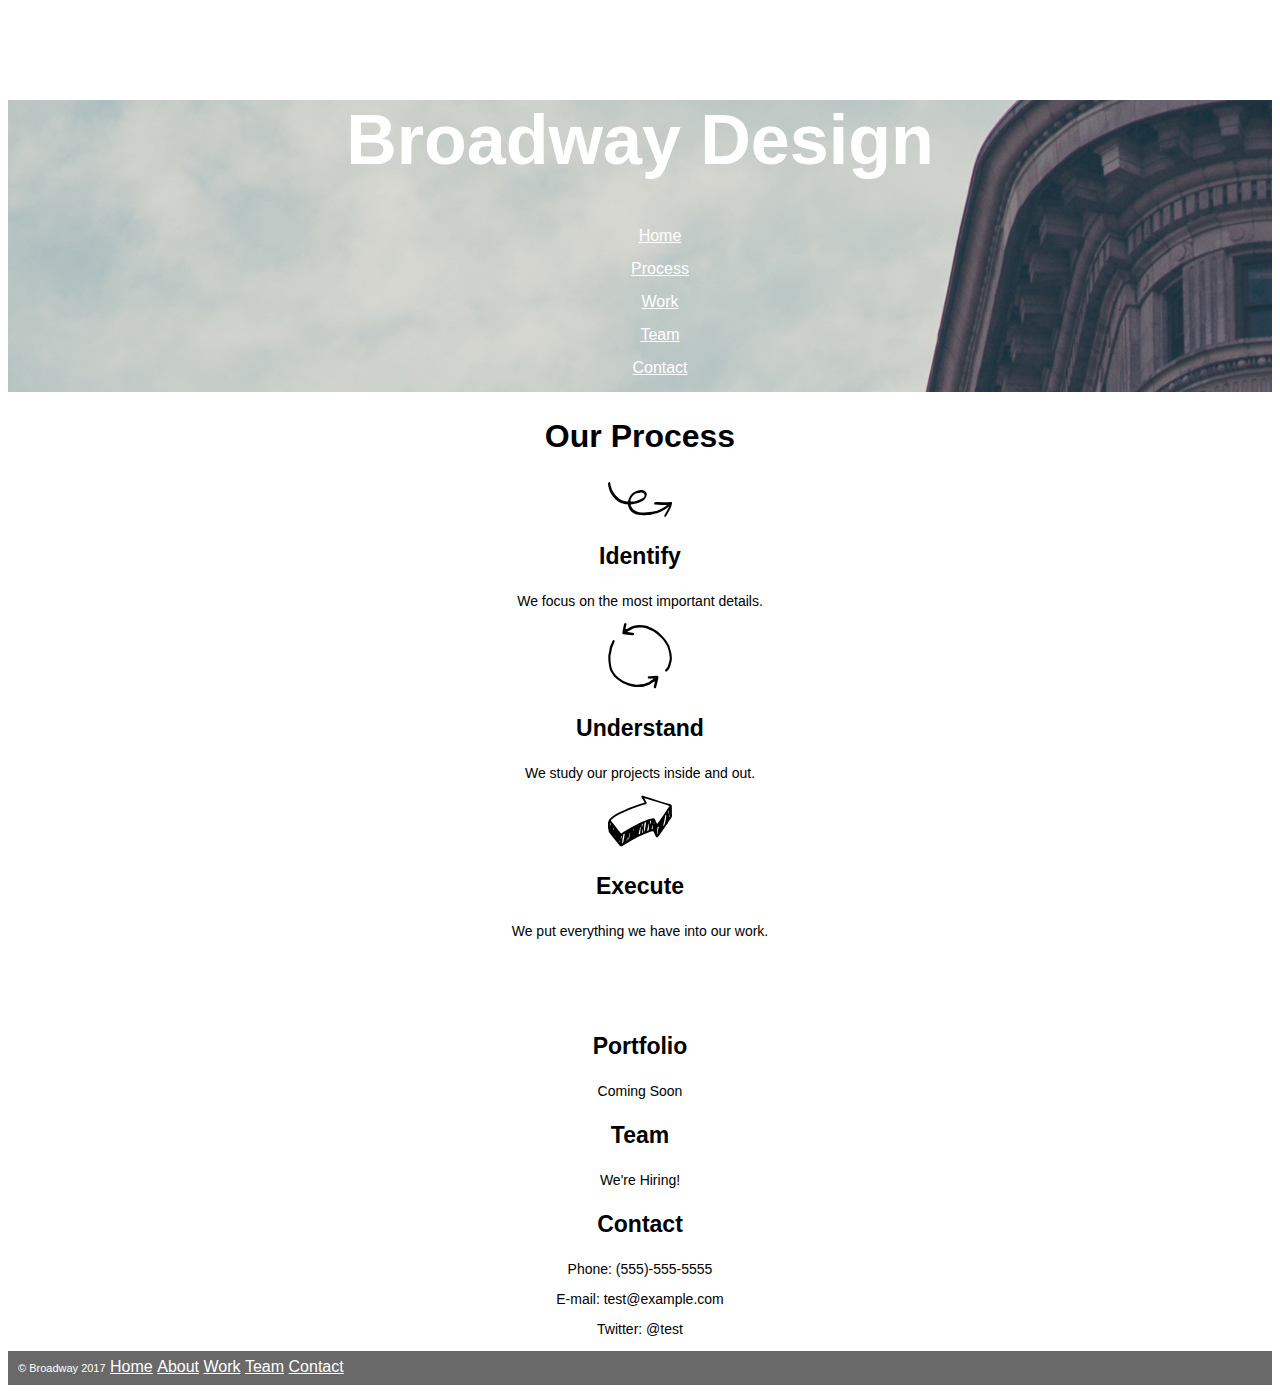
<file: broadway/index.html>
<!DOCTYPE html>
<html lang="en">
<head>
  <meta charset="UTF-8">
  <link rel="stylesheet" href="resources/css/style.css" type="text/css">
  <title>Broadway</title>
</head>
<body>
  <div class = "bk1">
    <h1>Broadway Design</h1>
      <ul>
      <li><a class ="toplink" href="#">Home</a></li>
      <li><a class ="toplink" href="#">Process</a></li>
      <li><a class ="toplink" href="#">Work</a></li>
      <li><a class ="toplink" href="#">Team</a></li>
      <li><a class ="toplink" href="#">Contact</a></li>
    </ul>
  </div>
  <div>
    <h2>Our Process</h2>
    <p><img src="resources/identify.svg" alt="symbal"></p>

    <h3>Identify</h3>
    <p>We focus on the most important details.</p>
    <p><img src="resources/understand.svg" alt="symbal"></p>

    <h3>Understand</h3>
    <p>We study our projects inside and out.</p>
    <p><img src="resources/execute.svg" alt="symbal"></p>

    <h3>Execute</h3>
    <p>We put everything we have into our work.</p>

    <h2 class = "bk2">Designed in New York</h2>

    <h3>Portfolio</h3>
    <p>Coming Soon</p>

    <h3>Team</h3>
    <p>We're Hiring!</p>

    <h3>Contact</h3>
    <p>Phone: (555)-555-5555</p>
    <p>E-mail: test@example.com</p>
    <p>Twitter: @test</p>
  </div>
  <footer>
    <p class= "remark">© Broadway 2017 </p>
      <a class ="blink" href="#">Home</a> 
      <a class ="blink" href="#">About</a>
      <a class ="blink" href="#">Work</a> 
      <a class ="blink" href="#">Team</a>
      <a class ="blink" href="#">Contact</a>
  </footer>

  

</body>
</html>
</file>
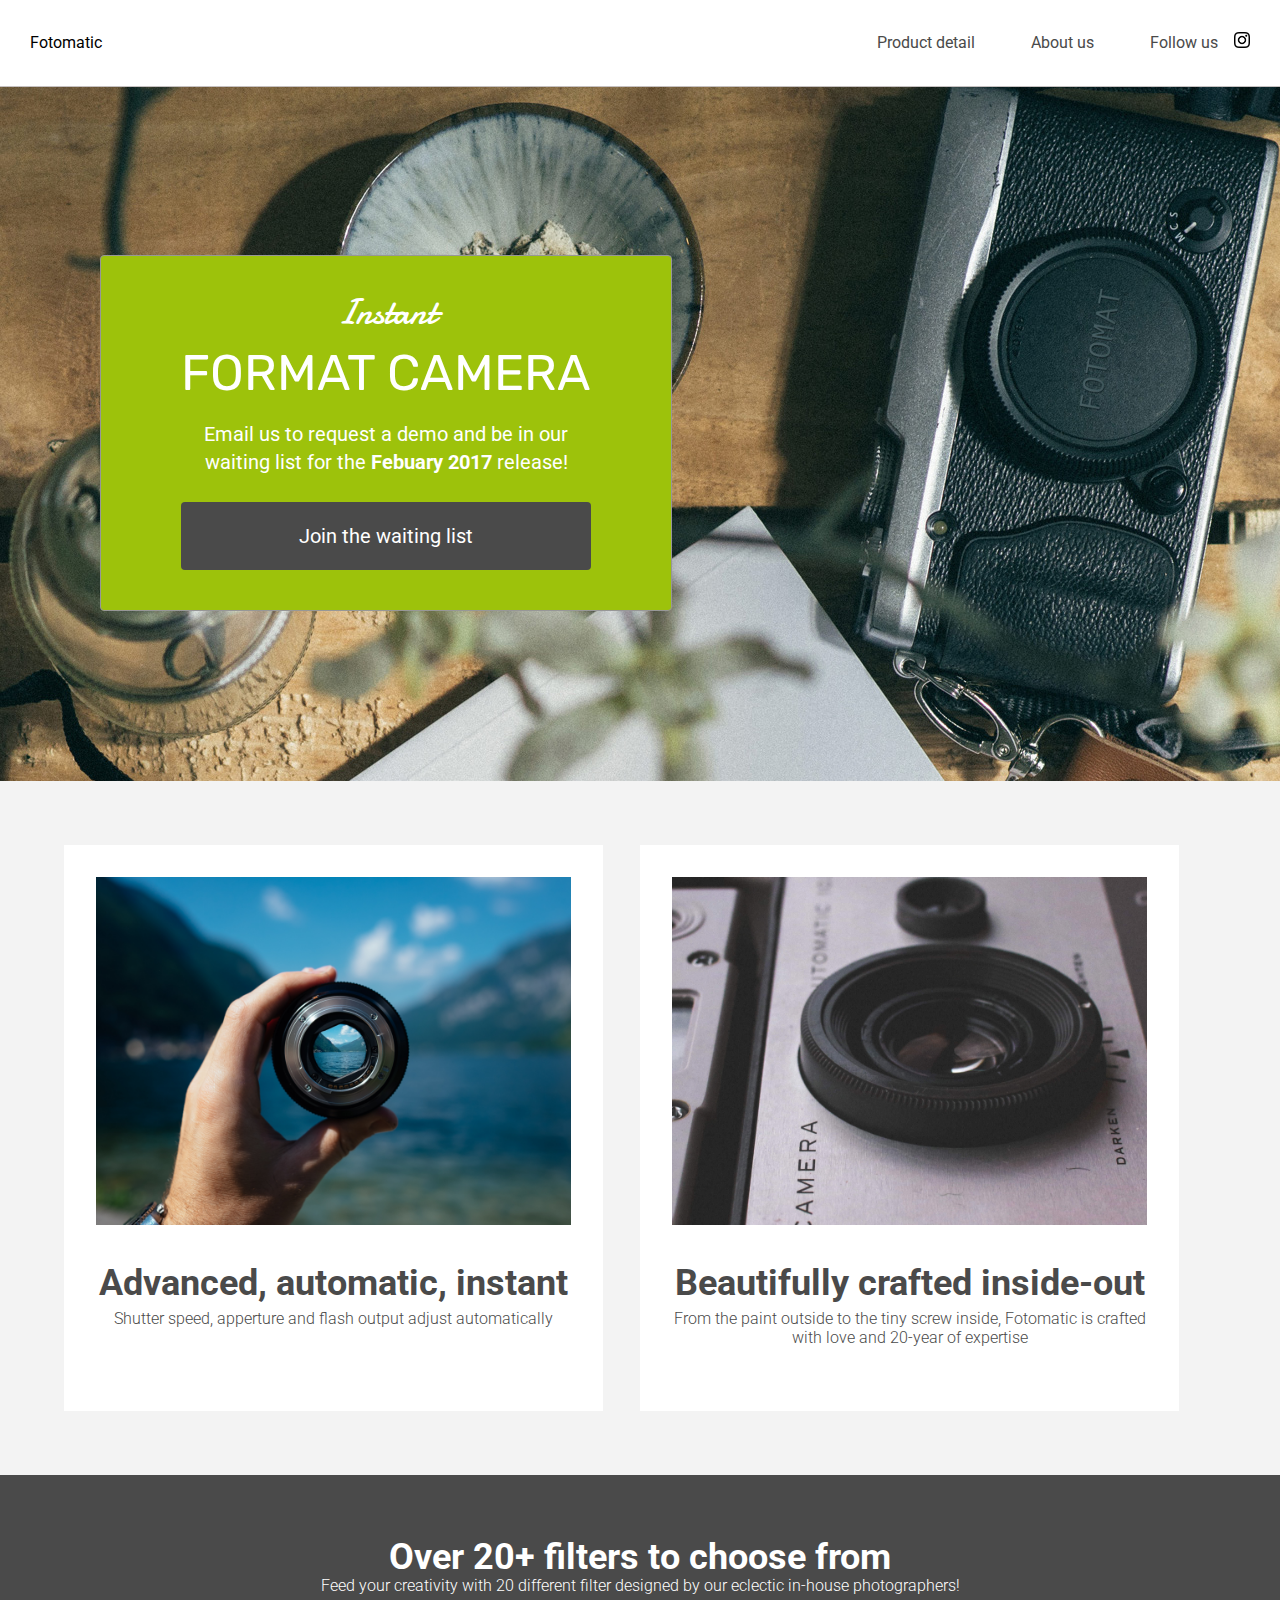
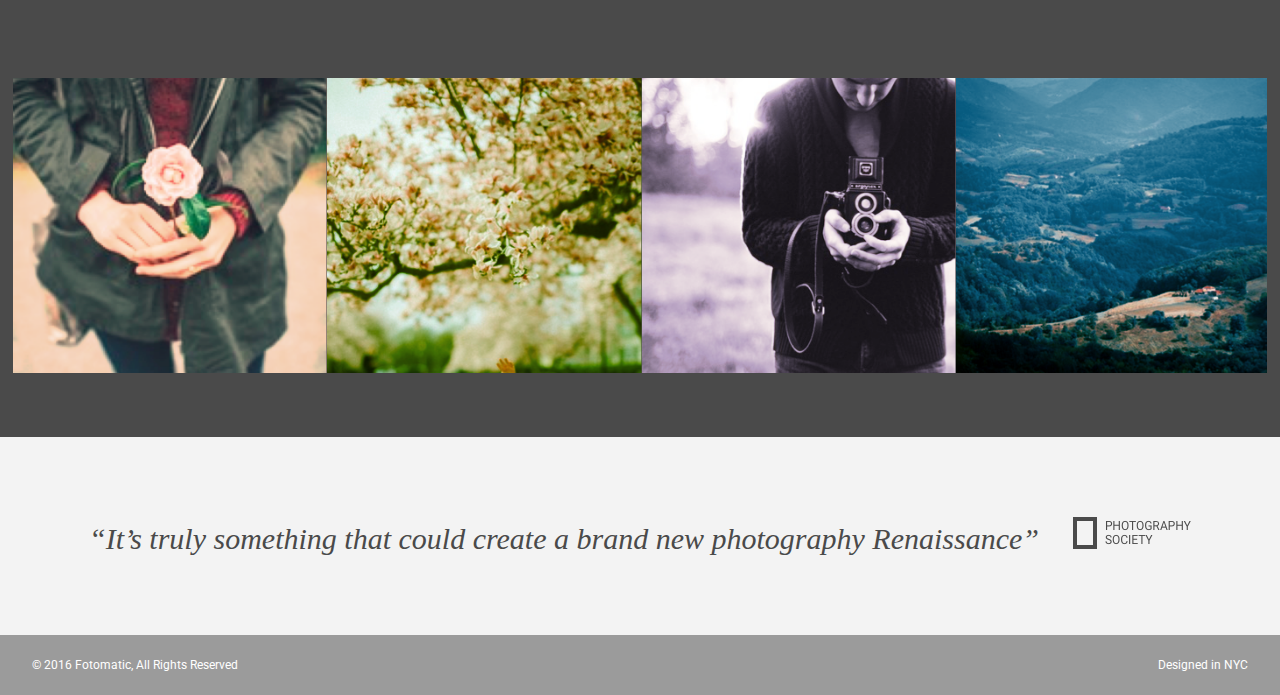
<file: Fotomatic/index.html>
<!DOCTYPE html>
<html>
<head>
  <link href="https://fonts.googleapis.com/css?family=Damion" rel="stylesheet">
  <link href="https://fonts.googleapis.com/css?family=Rubik" rel="stylesheet">
  <link href="https://fonts.googleapis.com/css?family=Roboto:300,400,600,700" rel="stylesheet">
  <!-- css stylesheet --> 
  <link rel="stylesheet" href="resources/css/reset.css" type="text/css">
  <link rel="stylesheet" href="resources/css/style.css" type="text/css">
</head>
<body>
  <!-- Header -->
  <header>
    <div class="content">
      <a href="index.html" class="desktop logo">Fotomatic</a>
      <nav class="desktop">
        <ul>
          <li><a href="#">Product detail</a></li>
          <li><a href="#">About us</a></li>
          <li><a href="https://www.instagram.com/">Follow us <img class="icon" src="./resources/images/instagram.png"></a></li>
        </ul>
      </nav>
      <nav class="mobile">
        <ul>
          <li><a href="#"><img src="./resources/images/ic-logo.svg"></a></li>
          <li><a href="#"><img src="./resources/images/ic-product-detail.svg"></a></li>
          <li><a href="#"><img src="./resources/images/ic-about-us.svg"></a></li>
          <li><a href="#" class="button">Join us</a></li>
        </ul>
      </nav>
    </div>
  </header>

  <!-- Main Content -->
  <div class="main-content">

    <!-- Sign Up Section -->
    <div id="sign-up-section" class="banner">
      <div id="sign-up-cta">
        <div class="content center">
          <div class="header">
            <h2 class="cursive">Instant</h2>
            <h1 class="striking">FORMAT CAMERA</h1>
          </div>
          <div class="email">
            <span>
              Email us to request a demo and be in our waiting list for the <strong>Febuary 2017</strong> release!
            </span>
            <div class="button">Join the waiting list</div>
          </div>
        </div>
      </div>
    </div>

    <!-- Features Section -->
    <div id="features-section">
      <div class="feature">
        <div class="center">
          <div class="image-container">
            <img src="resources/images/feature-1.png" />
          </div>
          <div class="content">
            <h2>Advanced, automatic, instant</h2>
            <h3>Shutter speed, apperture and flash output adjust automatically</h3>
          </div>
        </div>
      </div>

      <div class="feature">
        <div class="center">
          <div class="image-container">
            <img src="resources/images/feature-2.png" />
          </div>
          <div class="content">
            <h2>Beautifully crafted inside-out</h2>
            <h3>From the paint outside to the tiny screw inside, Fotomatic is crafted with love and 20-year of expertise</h3>
          </div>
        </div>
      </div>
    </div>

    <!-- Filters Section -->
    <div id="filters-section">
      <div class="content center">
        <h2>Over 20+ filters to choose from</h2>
        <h3>Feed your creativity with 20 different filter designed by our eclectic in-house photographers!</h3>
      </div>
      <div class="images-container">
        <div class="image-container">
          <img src="./resources/images/filter-1.png" />
        </div>
        <div class="image-container">
          <img src="./resources/images/filter-2.png" />
        </div>
        <div class="image-container">
          <img src="./resources/images/filter-3.png" />
        </div>
        <div class="image-container extra">
          <img src="./resources/images/filter-4.png" />
        </div>
      </div>
    </div>

  <!-- quotes section -->
    <div id="quotes-section">
      <div class="content center">
        <span class="quote">“It’s truly something that could create a brand new photography Renaissance”</span>
        <img class="quote-citation" src="./resources/images/photography-logo.png" />
      </div>
    </div>

    <!-- Footer -->
    <footer>
      <div class="content">
        <span class="copyright">© 2016  Fotomatic, All Rights Reserved</span>
        <span class="location">Designed in NYC</span>
      </div>
    </footer>

  </div>
</body>
</html>
</file>
<file: broadway/resources/css/style.css>
body {
	text-align: center;
	font-family: Helvetica, sans-serif;
	color: #000;

}



ul {
	list-style: none;
}


h1 {
	color: #fff;
	font-size: 70px;
	font-weight: bold;
}

h2 {
	
	font-size: 32px;
	font-weight: bold;
}

h3 {
	
	font-size: 23px;
	font-weight: bold;
}

p {
	font-size: 14px;
}

a {
	color: #fff;
}

li {
	padding-bottom: 15px;
}

footer {
	background-color: dimgray;
	text-align: left;
	padding-left: 10px;
}

.remark {
	display: inline-block;
	color: #fff;
	font-size: 11px;
}

.blink{
	display: inline-block;
}





.bk1 {
  	margin-top: 100px;
	/*background-image: url('https://s3.amazonaws.com/codecademy-content/programs/freelance-one/broadway/images/the-flatiron-building.png');*/
	background-image: url('../the-flatiron-building.png');
	width: 100%;
	/*background-color: red;*/
}

.bk2 {
  margin-top: 100px;
  background-image: url('https://s3.amazonaws.com/codecademy-content/programs/freelance-one/broadway/images/the-flatiron-building.png');
  width: 100%;
  color: #fff;
  margin-top: 30px;
}
</file>
<file: Fotomatic/resources/css/style.css>
/* Universal Styles */

html {
  font-family: "Roboto", sans-serif;
  font-size: 16px;
}

body {
  margin: 0 auto;
}


/* Header */

header {
  position: fixed;
  z-index: 1;
  width: 100%;
  border-bottom: solid 1px #c6c1c1;
  background-color: white;
}

header .content {
  display: flex;
  align-items: center;
  padding: 1.875rem;
}

header .logo {
  flex: 1;
}

header nav ul {
  display: flex;
}

nav li {
  padding-left: 3.5rem;
}

nav a {
  vertical-align: bottom;
  line-height: 1.6;
  font-size: 1rem;
  color: #4a4a4a;
}

header .icon {
  width: 1rem;
  padding-left: .75rem;
}

header .mobile{
  display: none;
}


/*main-content*/

.main-content {
  position: relative;
  top: 5.3125rem; /* To offset for fixed header. */
}

/* Sign Up Section */

#sign-up-section {

  background-image: url('../images/banner-landingpage.jpg');
  background-size: cover;
  background-position: center;
  background-repeat: no-repeat;

  display: flex;
  justify-content: flex-start;
  align-items: flex-start;
  height: 43.5rem;
}

#sign-up-cta {

  margin-top: 10.6rem;
  margin-left: 6.25rem;
  padding: 0 5rem 2.5rem 5rem;
  border: solid 1px #979797;
  border-radius: 4px;
  background-color: #9dc20b;
}

#sign-up-cta .content {
  width: 25.625rem;
  margin-top: 2rem;
  font-family: "Roboto", sans-serif;
  font-size: 1.25rem;
  line-height: 1.4;
  color: white;
}

#sign-up-cta h1 {
  font-size: 3.125rem;
}

#sign-up-cta h2 {
  font-size: 2.25rem;
}

#sign-up-cta span strong {
  font-weight: bold;
}

#sign-up-cta .cursive {
  font-family: "Damion", cursive;
}

#sign-up-cta .striking {
  font-family: "Rubik", sans-serif;
  padding-bottom: .75rem;
}

#sign-up-cta .button {
  margin-top: 1.625rem;
  padding: 1.25rem 7.25rem;
}

.button {
  border-radius: 4px;
  background-color: #4a4a4a;
  color: white;
}





/* Features Section */

#features-section {
  display: flex;
  justify-content: space-between;
  padding: 4rem;
  background-color: #f3f3f3;
  /*margin-right: 2.3rem;*/
}

.feature {
  flex: 1;
  padding: 2rem;
  background-color: white;
  margin-right: 2.3rem;
 

}

.feature .image-container {
    width: 100%;
    /*height: 25.7rem;*/
    margin-bottom: 2.5rem;
    overflow: hidden;
}

.feature .image-container img {
  width: 100%;
}


.center {
  text-align: center;
}

.image-container {
  overflow: hidden;

}

.image-container img {
  display: block;
}

.feature .content {
  padding-bottom: 2rem;
}

.feature h2 {
  padding-bottom: .5rem;
  font-size: 2.25rem;
  font-weight: bold;
  color: #4a4a4a;
}

.feature h3 {
  font-size: 1rem;
  line-height: 1.2;
  font-weight: 300;
  color: #4a4a4a;
}

/* Filters Section */

#filters-section {
  padding: 4rem 0;
  background-color: #4a4a4a;
  width: 100%;
}

#filters-section .content {
  padding: 0 .625rem;
  margin-bottom: 5rem;
}

#filters-section .content h2 {
  font-size: 2.25rem;
  font-weight: bold;
  color: white;
}

#filters-section .content h3 {
  font-size: 1rem;
  line-height: 1.4;
  font-weight: 300;
  color: white;
}

#filters-section .images-container {
  max-width: 100%;
  padding: 0 1%;
  display: flex;
}

#filters-section .images-container img {
  width: 100%;
}



/* Quotes Section */

#quotes-section {
  background-color: #f3f3f3;
}

#quotes-section .center {
  padding: 5rem 0;
}





#quotes-section .quote {
  padding-right: 1.875rem;
  font-family: "Palatino", serif;
  font-size: 1.875rem;
  line-height: 1.1;
  font-style: italic;
  color: #4a4a4a;
}

#quotes-section quote-citation {
  height: 1.875rem;
}

/*.quote {
  padding-top: 
}*/

/* Footer */

footer {
  background-color: #9b9b9b;
  padding: 1.5rem 2rem;
}

footer .content {
  color: white;
  display: flex;
  font-size: .75rem;
}

footer .copyright {
  flex-grow: 1;
}



@media only screen and (max-width: 890px) {
  .feature h2 {
    font-size: 1.125rem;
    line-height: 1.3;
    font-weight: normal;
  }

  .feature h3 {
    font-size: .875rem;
    line-height: 1.4;
  }
}


@media only screen and (max-width: 760px) {
  header .desktop {
    display: none;
  }

  header .mobile {
    display: block;
    width: 100%;
  }

  header .content {
    padding: .5rem 0;
  }

  header .mobile ul {
    display: flex;
    justify-content: space-around;
    align-items: center;
    width: 100%;
  }

  header .mobile li {
    padding: 0;
  }

  header .mobile .button {
    padding: .1875rem .5rem;
    background-color: #9dc20b;
    line-height: 1.6;
    color: white;
  }

  #sign-up-section {

  display: flex;
  justify-content: flex-start;
  align-items: flex-start;
  height: 43.5rem;
}


  #sign-up-cta {
    position: static;
    width: auto;
    height: auto;
    background-color: transparent;
    border: none;
  }

  #sign-up-cta .content {
    margin-top: 0;
  }

  #sign-up-cta .email {
    display: none;
  }

  #sign-up-cta h1 {
    font-size: 3.125rem;
  }

  #sign-up-cta h2 {
    font-size: 2.25rem;
  }

  #features-section {
    flex-flow: column;
    padding: 0;
  }

  .feature {
    margin: 0;
    padding: 1.25rem 1rem 0 1rem;
  }

  .feature .image-container {
    width: 100%;
   /* height: 25.7rem;*/
    margin-bottom: .5rem;
    /* margin: 0 auto; */
    overflow: hidden;
}




  

  #filters-section .content {
    margin-bottom: 1rem;
  }

  #filters-section .content h2 {
    padding-bottom: .625rem;
    font-size: 1.125rem;
    line-height: 1.3;
    font-weight: normal;
  }

  #filters-section .content h3 {
    font-size: .875rem;
    line-height: 1.4;
  }

  #filters-section .images-container {
    padding: 0;
  }

  #filters-section .extra {
    display: none;
  }

  #quotes-section content {
    padding: 1.875rem .625rem;
  }

  #quotes-section quote {
    font-size: 1.5rem;
    line-height: 1.4;
  }

  #quotes-section quote-citation {
    display: block;
    padding-top: 1rem;
    margin: auto;
  }

  footer .content {
    font-size: .625rem;
  }



}



@media only screen and (max-width: 450px) {
  


  .main-content {
  position: relative;
  top: 2.5rem; /* To offset for fixed header. */
}



  #sign-up-cta {

    margin-top: 1.6rem;
    margin-left: 0;
    background-color: transparent;
    border: none;
  }

  #sign-up-section {
    height: 20rem;
    justify-content: center;
    align-items: center;
  }

  #sign-up-cta h1 {
    font-size: 2.25rem;
  }

  #sign-up-cta h2 {
    font-size: 2rem;
  }


  .feature .image-container {
    width: 100%;
    /* height: 25.7rem; */
    margin-bottom: 2rem;
    /* margin: 0 auto; */
    overflow: hidden;
}

  #quotes-section .quote {
  padding-right: 1.5rem;
  font-family: "Palatino", serif;
  font-size: 1.875rem;
  line-height: 1.4;
  font-style: italic;
  color: #4a4a4a;
  }















}
</file>
